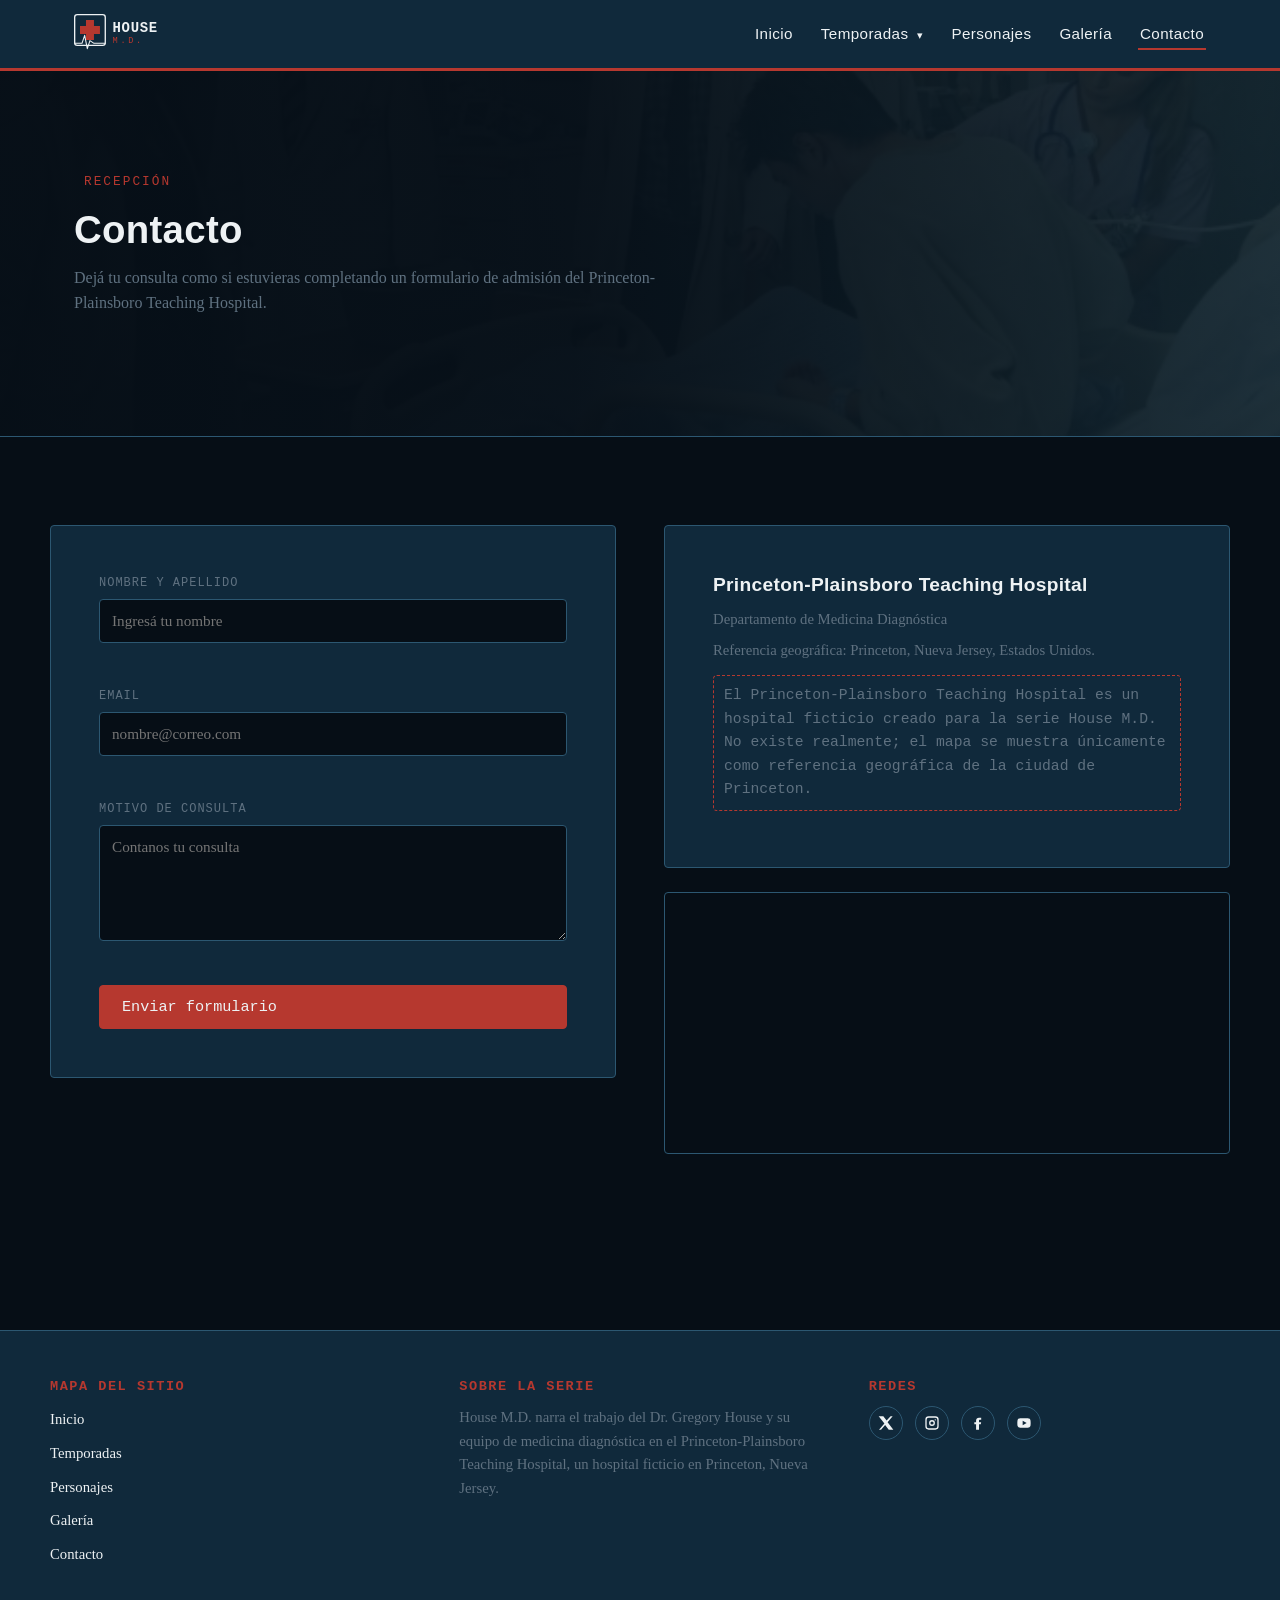
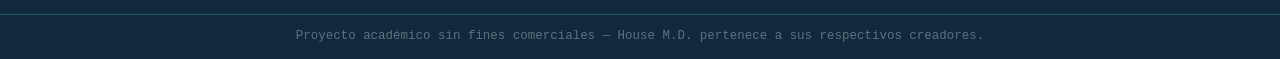
<file: contacto.html>
<!DOCTYPE html>
<html lang="es">
<head>
    <meta charset="UTF-8">
    <meta name="viewport" content="width=device-width, initial-scale=1.0">
    <title>House M.D. | Contacto</title>
    <link rel="stylesheet" href="css/estilos.css">
</head>
<body>

    <!-- ==================================================
         HEADER
    ================================================== -->
    <header class="encabezado">
        <div class="encabezado__barra">
            <a href="index.html" class="encabezado__logo">
                <img src="img/logo.svg" alt="Logo House M.D.">
            </a>

            <button class="encabezado__hamburguesa" aria-label="Abrir menú">
                <span></span>
                <span></span>
                <span></span>
            </button>

            <nav class="encabezado__nav">
                <ul class="encabezado__lista">
                    <li><a href="index.html">Inicio</a></li>
                    <li class="menu-desplegable">
                        <a href="temporadas.html" aria-haspopup="true" aria-expanded="false">Temporadas <span class="flecha-menu">▾</span></a>
                        <ul class="submenu" aria-label="Temporadas">
                            <li><a href="temporadas.html?temporada=1">Temporada 1</a></li>
                            <li><a href="temporadas.html?temporada=2">Temporada 2</a></li>
                            <li><a href="temporadas.html?temporada=3">Temporada 3</a></li>
                            <li><a href="temporadas.html?temporada=4">Temporada 4</a></li>
                            <li><a href="temporadas.html?temporada=5">Temporada 5</a></li>
                            <li><a href="temporadas.html?temporada=6">Temporada 6</a></li>
                            <li><a href="temporadas.html?temporada=7">Temporada 7</a></li>
                            <li><a href="temporadas.html?temporada=8">Temporada 8</a></li>
                        </ul>
                    </li>
                    <li><a href="personajes.html">Personajes</a></li>
                    <li><a href="galeria.html">Galería</a></li>
                    <li><a href="contacto.html" class="activo">Contacto</a></li>
                </ul>
            </nav>
        </div>
    </header>


    <!-- ==================================================
         CABECERA DE PÁGINA
    ================================================== -->
    <section class="pagina-cabecera pagina-cabecera--contacto">
        <div class="contenedor">
            <span class="etiqueta-mono">RECEPCIÓN</span>
            <h1 class="titulo-seccion" style="margin-top: 12px;">Contacto</h1>
            <p class="intro-seccion">
                Dejá tu consulta como si estuvieras completando un formulario
                de admisión del Princeton-Plainsboro Teaching Hospital.
            </p>
        </div>
    </section>


    <!-- ==================================================
         FORMULARIO Y DATOS DEL HOSPITAL
    ================================================== -->
    <section class="seccion contenedor">
        <div class="contacto__grilla">

            <div class="contacto__formulario">
                <form class="formulario" novalidate>
                    <div class="formulario__grupo">
                        <label for="nombre">NOMBRE Y APELLIDO</label>
                        <input type="text" id="nombre" name="nombre" placeholder="Ingresá tu nombre">
                        <span class="formulario__error"></span>
                    </div>

                    <div class="formulario__grupo">
                        <label for="email">EMAIL</label>
                        <input type="email" id="email" name="email" placeholder="nombre@correo.com">
                        <span class="formulario__error"></span>
                    </div>

                    <div class="formulario__grupo">
                        <label for="mensaje">MOTIVO DE CONSULTA</label>
                        <textarea id="mensaje" name="mensaje" rows="5" placeholder="Contanos tu consulta"></textarea>
                        <span class="formulario__error"></span>
                    </div>

                    <button type="submit" class="boton boton-relleno">Enviar formulario</button>

                    <p class="formulario__mensaje-envio"></p>
                </form>
            </div>

            <div class="contacto__info">
                <div class="ficha-hospital">
                    <h3>Princeton-Plainsboro Teaching Hospital</h3>
                    <p>Departamento de Medicina Diagnóstica</p>
                    <p>Referencia geográfica: Princeton, Nueva Jersey, Estados Unidos.</p>
                    <p class="ficha-hospital__aviso">
                        El Princeton-Plainsboro Teaching Hospital es un
                        hospital ficticio creado para la serie House M.D.
                        No existe realmente; el mapa se muestra únicamente
                        como referencia geográfica de la ciudad de Princeton.
                    </p>
                </div>

                <div class="mapa-contenedor">
                    <iframe
                        src="https://www.google.com/maps?q=Princeton,+New+Jersey&output=embed"
                        loading="lazy"
                        referrerpolicy="no-referrer-when-downgrade"
                        title="Mapa de referencia de Princeton, Nueva Jersey">
                    </iframe>
                </div>
            </div>

        </div>
    </section>


    <!-- ==================================================
         FOOTER
    ================================================== -->
    <footer class="pie">
        <div class="contenedor pie__contenido">
            <div class="pie__columna">
                <h4 class="pie__titulo">MAPA DEL SITIO</h4>
                <ul class="pie__lista">
                    <li><a href="index.html">Inicio</a></li>
                    <li><a href="temporadas.html">Temporadas</a></li>
                    <li><a href="personajes.html">Personajes</a></li>
                    <li><a href="galeria.html">Galería</a></li>
                    <li><a href="contacto.html">Contacto</a></li>
                </ul>
            </div>

            <div class="pie__columna">
                <h4 class="pie__titulo">SOBRE LA SERIE</h4>
                <p>
                    House M.D. narra el trabajo del Dr. Gregory House y su
                    equipo de medicina diagnóstica en el Princeton-Plainsboro
                    Teaching Hospital, un hospital ficticio en Princeton,
                    Nueva Jersey.
                </p>
            </div>

            <div class="pie__columna">
                <h4 class="pie__titulo">REDES</h4>
                <div class="pie__redes">
                    <a href="https://x.com" target="_blank" rel="noopener noreferrer" aria-label="X"><svg viewBox="0 0 24 24"><path d="M18.9 2H22l-7.6 8.7L23 22h-6.9l-5.4-6.9L4.6 22H1.5l8.1-9.3L1 2h7l4.9 6.3L18.9 2Z"/></svg></a>
                    <a href="https://www.instagram.com" target="_blank" rel="noopener noreferrer" aria-label="Instagram"><svg viewBox="0 0 24 24"><path d="M7 2h10a5 5 0 0 1 5 5v10a5 5 0 0 1-5 5H7a5 5 0 0 1-5-5V7a5 5 0 0 1 5-5Zm0 2a3 3 0 0 0-3 3v10a3 3 0 0 0 3 3h10a3 3 0 0 0 3-3V7a3 3 0 0 0-3-3H7Zm5 3.6a4.4 4.4 0 1 1 0 8.8 4.4 4.4 0 0 1 0-8.8Zm0 2a2.4 2.4 0 1 0 0 4.8 2.4 2.4 0 0 0 0-4.8Zm4.9-3.4a1 1 0 1 1 0 2 1 1 0 0 1 0-2Z"/></svg></a>
                    <a href="https://www.facebook.com" target="_blank" rel="noopener noreferrer" aria-label="Facebook"><svg viewBox="0 0 24 24"><path d="M13.5 22v-8h2.7l.5-3.2h-3.2V8.7c0-.9.3-1.5 1.7-1.5h1.6V4.2C15.8 4 14.7 4 13.5 4c-2.6 0-4.4 1.6-4.4 4.4v2.4H6.5V14h2.6v8h4.4Z"/></svg></a>
                    <a href="https://www.youtube.com/results?search_query=House+M.D." target="_blank" rel="noopener noreferrer" aria-label="YouTube"><svg viewBox="0 0 24 24"><path d="M22 12s0-3.1-.4-4.6a2.9 2.9 0 0 0-2-2C17.9 5 12 5 12 5s-5.9 0-7.6.4a2.9 2.9 0 0 0-2 2C2 8.9 2 12 2 12s0 3.1.4 4.6a2.9 2.9 0 0 0 2 2C6.1 19 12 19 12 19s5.9 0 7.6-.4a2.9 2.9 0 0 0 2-2C22 15.1 22 12 22 12ZM10 15.5v-7l6 3.5-6 3.5Z"/></svg></a>
                </div>
            </div>
        </div>

        <div class="pie__inferior">
            Proyecto académico sin fines comerciales — House M.D. pertenece a sus respectivos creadores.
        </div>
    </footer>

    <script src="js/base.js"></script>
</body>
</html>
</file>
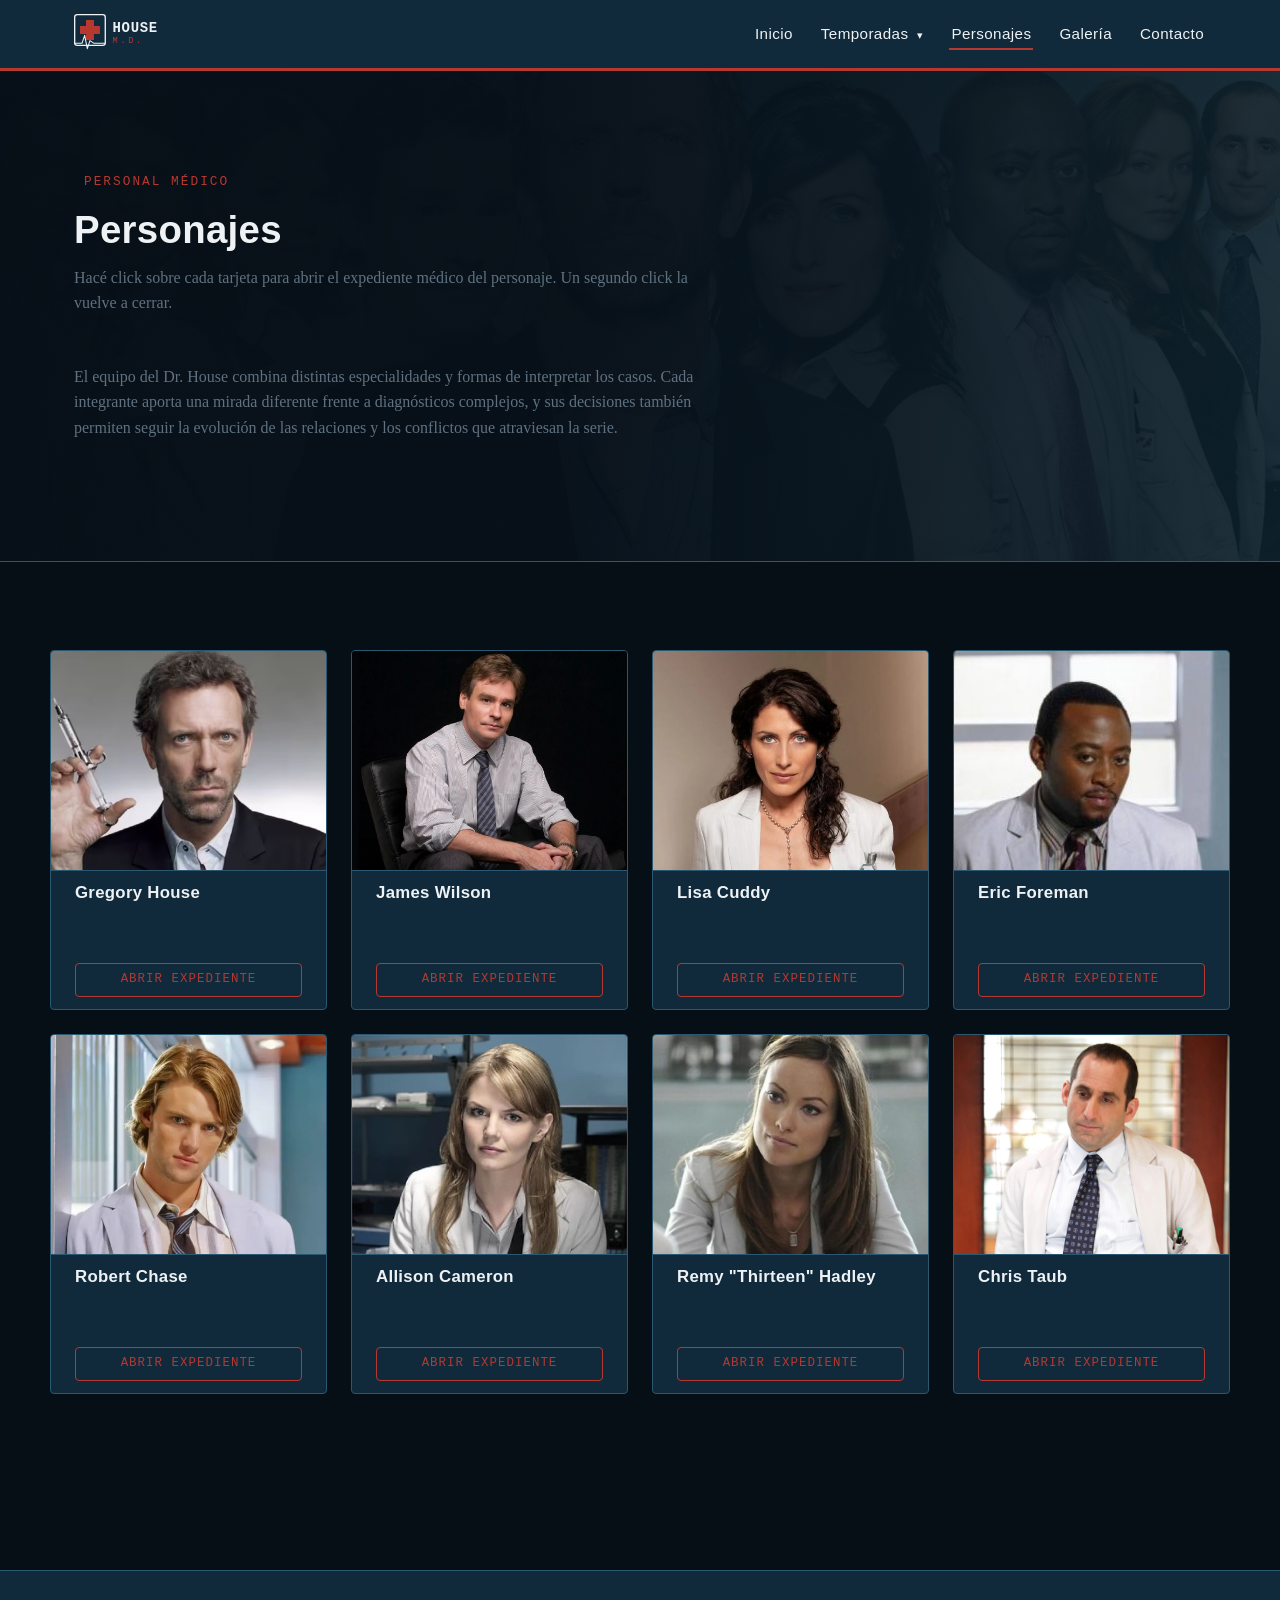
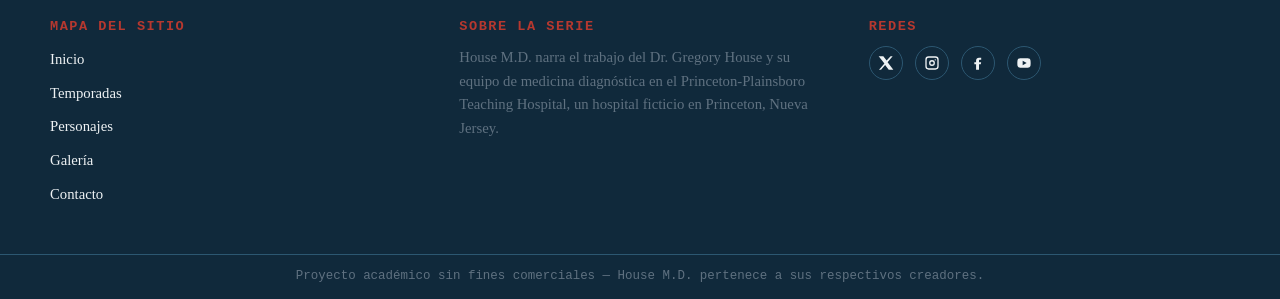
<file: personajes.html>
<!DOCTYPE html>
<html lang="es">
<head>
    <meta charset="UTF-8">
    <meta name="viewport" content="width=device-width, initial-scale=1.0">
    <title>House M.D. | Personajes</title>
    <link rel="stylesheet" href="css/estilos.css">
</head>
<body>

    <!-- ==================================================
         HEADER
    ================================================== -->
    <header class="encabezado">
        <div class="encabezado__barra">
            <a href="index.html" class="encabezado__logo">
                <img src="img/logo.svg" alt="Logo House M.D.">
            </a>

            <button class="encabezado__hamburguesa" aria-label="Abrir menú">
                <span></span>
                <span></span>
                <span></span>
            </button>

            <nav class="encabezado__nav">
                <ul class="encabezado__lista">
                    <li><a href="index.html">Inicio</a></li>
                    <li class="menu-desplegable">
                        <a href="temporadas.html" aria-haspopup="true" aria-expanded="false">Temporadas <span class="flecha-menu">▾</span></a>
                        <ul class="submenu" aria-label="Temporadas">
                            <li><a href="temporadas.html?temporada=1">Temporada 1</a></li>
                            <li><a href="temporadas.html?temporada=2">Temporada 2</a></li>
                            <li><a href="temporadas.html?temporada=3">Temporada 3</a></li>
                            <li><a href="temporadas.html?temporada=4">Temporada 4</a></li>
                            <li><a href="temporadas.html?temporada=5">Temporada 5</a></li>
                            <li><a href="temporadas.html?temporada=6">Temporada 6</a></li>
                            <li><a href="temporadas.html?temporada=7">Temporada 7</a></li>
                            <li><a href="temporadas.html?temporada=8">Temporada 8</a></li>
                        </ul>
                    </li>
                    <li><a href="personajes.html" class="activo">Personajes</a></li>
                    <li><a href="galeria.html">Galería</a></li>
                    <li><a href="contacto.html">Contacto</a></li>
                </ul>
            </nav>
        </div>
    </header>


    <!-- ==================================================
         CABECERA DE PÁGINA
    ================================================== -->
    <section class="pagina-cabecera pagina-cabecera--personajes">
        <div class="contenedor">
            <span class="etiqueta-mono">PERSONAL MÉDICO</span>
            <h1 class="titulo-seccion" style="margin-top: 12px;">Personajes</h1>
            <p class="intro-seccion">
                Hacé click sobre cada tarjeta para abrir el expediente médico
                del personaje. Un segundo click la vuelve a cerrar.
            </p>
            <p class="intro-seccion intro-seccion--secundaria">
                El equipo del Dr. House combina distintas especialidades y formas de interpretar los casos.
                Cada integrante aporta una mirada diferente frente a diagnósticos complejos, y sus decisiones
                también permiten seguir la evolución de las relaciones y los conflictos que atraviesan la serie.
            </p>
        </div>
    </section>


    <!-- ==================================================
         GRILLA DE PERSONAJES
    ================================================== -->
    <section class="seccion contenedor">
        <div class="grilla-personajes">

            <!-- Gregory House -->
            <div class="tarjeta-flip">
                <div class="tarjeta-flip__interior">
                    <div class="tarjeta-flip__cara tarjeta-flip__frente">
                        <div class="img-personajes">
                            <img src="img/personajes/Doctor-House.jpg" alt="Gregory House">
                        </div>
                        
                        <div class="tarjeta-flip__frente-info">
                            <h3>Gregory House</h3>
                            <span class="tarjeta-flip__cta">ABRIR EXPEDIENTE</span>
                        </div>
                    </div>
                    <div class="tarjeta-flip__cara tarjeta-flip__reverso">
                        <span class="tarjeta-flip__reverso-encabezado">EXPEDIENTE MÉDICO</span>
                        <p class="tarjeta-flip__campo"><span>NOMBRE</span>Gregory House</p>
                        <p class="tarjeta-flip__campo"><span>ESPECIALIDAD</span>Medicina diagnóstica</p>
                        <p class="tarjeta-flip__nota">
                            Jefe del departamento de diagnóstico. Método poco
                            convencional, brillante bajo presión y con serias
                            dificultades para seguir protocolos.
                        </p>
                    </div>
                </div>
            </div>

            <!-- James Wilson -->
            <div class="tarjeta-flip">
                <div class="tarjeta-flip__interior">
                    <div class="tarjeta-flip__cara tarjeta-flip__frente">
                        <img src="img/personajes/wilson.jpg" alt="James Wilson">
                        <div class="tarjeta-flip__frente-info">
                            <h3>James Wilson</h3>
                            <span class="tarjeta-flip__cta">ABRIR EXPEDIENTE</span>
                        </div>
                    </div>
                    <div class="tarjeta-flip__cara tarjeta-flip__reverso">
                        <span class="tarjeta-flip__reverso-encabezado">EXPEDIENTE MÉDICO</span>
                        <p class="tarjeta-flip__campo"><span>NOMBRE</span>James Wilson</p>
                        <p class="tarjeta-flip__campo"><span>ESPECIALIDAD</span>Oncología</p>
                        <p class="tarjeta-flip__nota">
                            Amigo más cercano de House y voz de la razón
                            dentro del hospital. Su ética profesional suele
                            chocar con los métodos de House.
                        </p>
                    </div>
                </div>
            </div>

            <!-- Lisa Cuddy -->
            <div class="tarjeta-flip">
                <div class="tarjeta-flip__interior">
                    <div class="tarjeta-flip__cara tarjeta-flip__frente">
                                <img src="img/personajes/coddy.jpg" alt="Lisa Cuddy">
                            
                            <div class="tarjeta-flip__frente-info">
                                <h3>Lisa Cuddy</h3>
                                <span class="tarjeta-flip__cta">ABRIR EXPEDIENTE</span>
                            </div>
                        </div>
                            <div class="tarjeta-flip__cara tarjeta-flip__reverso">
                                <span class="tarjeta-flip__reverso-encabezado">EXPEDIENTE MÉDICO</span>
                                <p class="tarjeta-flip__campo"><span>NOMBRE</span>Lisa Cuddy</p>
                                <p class="tarjeta-flip__campo"><span>ESPECIALIDAD</span>Endocrinología / Dirección médica</p>
                                <p class="tarjeta-flip__nota">
                                    Decana de medicina del Princeton-Plainsboro.
                                    Administra el hospital y, al mismo tiempo,
                                    contiene los excesos de House.
                                </p>
                            </div>
                        </div>
                    </div>

            <!-- Eric Foreman -->
            <div class="tarjeta-flip">
                <div class="tarjeta-flip__interior">
                    <div class="tarjeta-flip__cara tarjeta-flip__frente">
                        <img src="img/personajes/foreman.jpg" alt="Eric Foreman">
                        <div class="tarjeta-flip__frente-info">
                            <h3>Eric Foreman</h3>
                            <span class="tarjeta-flip__cta">ABRIR EXPEDIENTE</span>
                        </div>
                    </div>
                    <div class="tarjeta-flip__cara tarjeta-flip__reverso">
                        <span class="tarjeta-flip__reverso-encabezado">EXPEDIENTE MÉDICO</span>
                        <p class="tarjeta-flip__campo"><span>NOMBRE</span>Eric Foreman</p>
                        <p class="tarjeta-flip__campo"><span>ESPECIALIDAD</span>Neurología</p>
                        <p class="tarjeta-flip__nota">
                            Integrante del equipo original de diagnóstico.
                            Metódico y cauteloso, con una relación compleja
                            con la autoridad de House.
                        </p>
                    </div>
                </div>
            </div>

            <!-- Robert Chase -->
            <div class="tarjeta-flip">
                <div class="tarjeta-flip__interior">
                    <div class="tarjeta-flip__cara tarjeta-flip__frente">
                        <img src="img/personajes/Robert-Chase.House-MD.jpg" alt="Robert Chase">
                        <div class="tarjeta-flip__frente-info">
                            <h3>Robert Chase</h3>
                            <span class="tarjeta-flip__cta">ABRIR EXPEDIENTE</span>
                        </div>
                    </div>
                    <div class="tarjeta-flip__cara tarjeta-flip__reverso">
                        <span class="tarjeta-flip__reverso-encabezado">EXPEDIENTE MÉDICO</span>
                        <p class="tarjeta-flip__campo"><span>NOMBRE</span>Robert Chase</p>
                        <p class="tarjeta-flip__campo"><span>ESPECIALIDAD</span>Cirugía</p>
                        <p class="tarjeta-flip__nota">
                            Integrante del equipo original. Proviene de una
                            familia con tradición médica y busca constantemente
                            la aprobación de House.
                        </p>
                    </div>
                </div>
            </div>

            <!-- Allison Cameron -->
            <div class="tarjeta-flip">
                <div class="tarjeta-flip__interior">
                    <div class="tarjeta-flip__cara tarjeta-flip__frente">
                        <img src="img/personajes/Allison_Cameron.jpg" alt="Allison Cameron">
                        <div class="tarjeta-flip__frente-info">
                            <h3>Allison Cameron</h3>
                            <span class="tarjeta-flip__cta">ABRIR EXPEDIENTE</span>
                        </div>
                    </div>
                    <div class="tarjeta-flip__cara tarjeta-flip__reverso">
                        <span class="tarjeta-flip__reverso-encabezado">EXPEDIENTE MÉDICO</span>
                        <p class="tarjeta-flip__campo"><span>NOMBRE</span>Allison Cameron</p>
                        <p class="tarjeta-flip__campo"><span>ESPECIALIDAD</span>Inmunología</p>
                        <p class="tarjeta-flip__nota">
                            Integrante del equipo original de diagnóstico.
                            Empática y con fuertes convicciones éticas sobre
                            el trato a los pacientes.
                        </p>
                    </div>
                </div>
            </div>

            <!-- Remy "Thirteen" Hadley -->
            <div class="tarjeta-flip">
                <div class="tarjeta-flip__interior">
                    <div class="tarjeta-flip__cara tarjeta-flip__frente">
                        <img src="img/personajes/trece.jpg" alt="Remy Hadley">
                        <div class="tarjeta-flip__frente-info">
                            <h3>Remy "Thirteen" Hadley</h3>
                            <span class="tarjeta-flip__cta">ABRIR EXPEDIENTE</span>
                        </div>
                    </div>
                    <div class="tarjeta-flip__cara tarjeta-flip__reverso">
                        <span class="tarjeta-flip__reverso-encabezado">EXPEDIENTE MÉDICO</span>
                        <p class="tarjeta-flip__campo"><span>NOMBRE</span>Remy "Thirteen" Hadley</p>
                        <p class="tarjeta-flip__campo"><span>ESPECIALIDAD</span>Medicina interna</p>
                        <p class="tarjeta-flip__nota">
                            Se incorpora al equipo en temporadas posteriores.
                            Reservada respecto a su vida personal y con una
                            fuerte carga médica familiar.
                        </p>
                    </div>
                </div>
            </div>

            <!-- Chris Taub -->
            <div class="tarjeta-flip">
                <div class="tarjeta-flip__interior">
                    <div class="tarjeta-flip__cara tarjeta-flip__frente">
                        <img src="img/personajes/chris-taub.jpg" alt="Chris Taub">
                        <div class="tarjeta-flip__frente-info">
                            <h3>Chris Taub</h3>
                            <span class="tarjeta-flip__cta">ABRIR EXPEDIENTE</span>
                        </div>
                    </div>
                    <div class="tarjeta-flip__cara tarjeta-flip__reverso">
                        <span class="tarjeta-flip__reverso-encabezado">EXPEDIENTE MÉDICO</span>
                        <p class="tarjeta-flip__campo"><span>NOMBRE</span>Chris Taub</p>
                        <p class="tarjeta-flip__campo"><span>ESPECIALIDAD</span>Cirugía plástica</p>
                        <p class="tarjeta-flip__nota">
                            Se incorpora al equipo en temporadas posteriores.
                            Pragmático y con una vida personal que suele
                            complicarse a lo largo de la serie.
                        </p>
                    </div>
                </div>
            </div>

        </div>
    </section>


    <!-- ==================================================
         FOOTER
    ================================================== -->
    <footer class="pie">
        <div class="contenedor pie__contenido">
            <div class="pie__columna">
                <h4 class="pie__titulo">MAPA DEL SITIO</h4>
                <ul class="pie__lista">
                    <li><a href="index.html">Inicio</a></li>
                    <li><a href="temporadas.html">Temporadas</a></li>
                    <li><a href="personajes.html">Personajes</a></li>
                    <li><a href="galeria.html">Galería</a></li>
                    <li><a href="contacto.html">Contacto</a></li>
                </ul>
            </div>

            <div class="pie__columna">
                <h4 class="pie__titulo">SOBRE LA SERIE</h4>
                <p>
                    House M.D. narra el trabajo del Dr. Gregory House y su
                    equipo de medicina diagnóstica en el Princeton-Plainsboro
                    Teaching Hospital, un hospital ficticio en Princeton,
                    Nueva Jersey.
                </p>
            </div>

            <div class="pie__columna">
                <h4 class="pie__titulo">REDES</h4>
                <div class="pie__redes">
                    <a href="https://x.com" target="_blank" rel="noopener noreferrer" aria-label="X"><svg viewBox="0 0 24 24"><path d="M18.9 2H22l-7.6 8.7L23 22h-6.9l-5.4-6.9L4.6 22H1.5l8.1-9.3L1 2h7l4.9 6.3L18.9 2Z"/></svg></a>
                    <a href="https://www.instagram.com" target="_blank" rel="noopener noreferrer" aria-label="Instagram"><svg viewBox="0 0 24 24"><path d="M7 2h10a5 5 0 0 1 5 5v10a5 5 0 0 1-5 5H7a5 5 0 0 1-5-5V7a5 5 0 0 1 5-5Zm0 2a3 3 0 0 0-3 3v10a3 3 0 0 0 3 3h10a3 3 0 0 0 3-3V7a3 3 0 0 0-3-3H7Zm5 3.6a4.4 4.4 0 1 1 0 8.8 4.4 4.4 0 0 1 0-8.8Zm0 2a2.4 2.4 0 1 0 0 4.8 2.4 2.4 0 0 0 0-4.8Zm4.9-3.4a1 1 0 1 1 0 2 1 1 0 0 1 0-2Z"/></svg></a>
                    <a href="https://www.facebook.com" target="_blank" rel="noopener noreferrer" aria-label="Facebook"><svg viewBox="0 0 24 24"><path d="M13.5 22v-8h2.7l.5-3.2h-3.2V8.7c0-.9.3-1.5 1.7-1.5h1.6V4.2C15.8 4 14.7 4 13.5 4c-2.6 0-4.4 1.6-4.4 4.4v2.4H6.5V14h2.6v8h4.4Z"/></svg></a>
                    <a href="https://www.youtube.com/results?search_query=House+M.D." target="_blank" rel="noopener noreferrer" aria-label="YouTube"><svg viewBox="0 0 24 24"><path d="M22 12s0-3.1-.4-4.6a2.9 2.9 0 0 0-2-2C17.9 5 12 5 12 5s-5.9 0-7.6.4a2.9 2.9 0 0 0-2 2C2 8.9 2 12 2 12s0 3.1.4 4.6a2.9 2.9 0 0 0 2 2C6.1 19 12 19 12 19s5.9 0 7.6-.4a2.9 2.9 0 0 0 2-2C22 15.1 22 12 22 12ZM10 15.5v-7l6 3.5-6 3.5Z"/></svg></a>
                </div>
            </div>
        </div>

        <div class="pie__inferior">
            Proyecto académico sin fines comerciales — House M.D. pertenece a sus respectivos creadores.
        </div>
    </footer>

    <script src="js/base.js"></script>
</body>
</html>
</file>
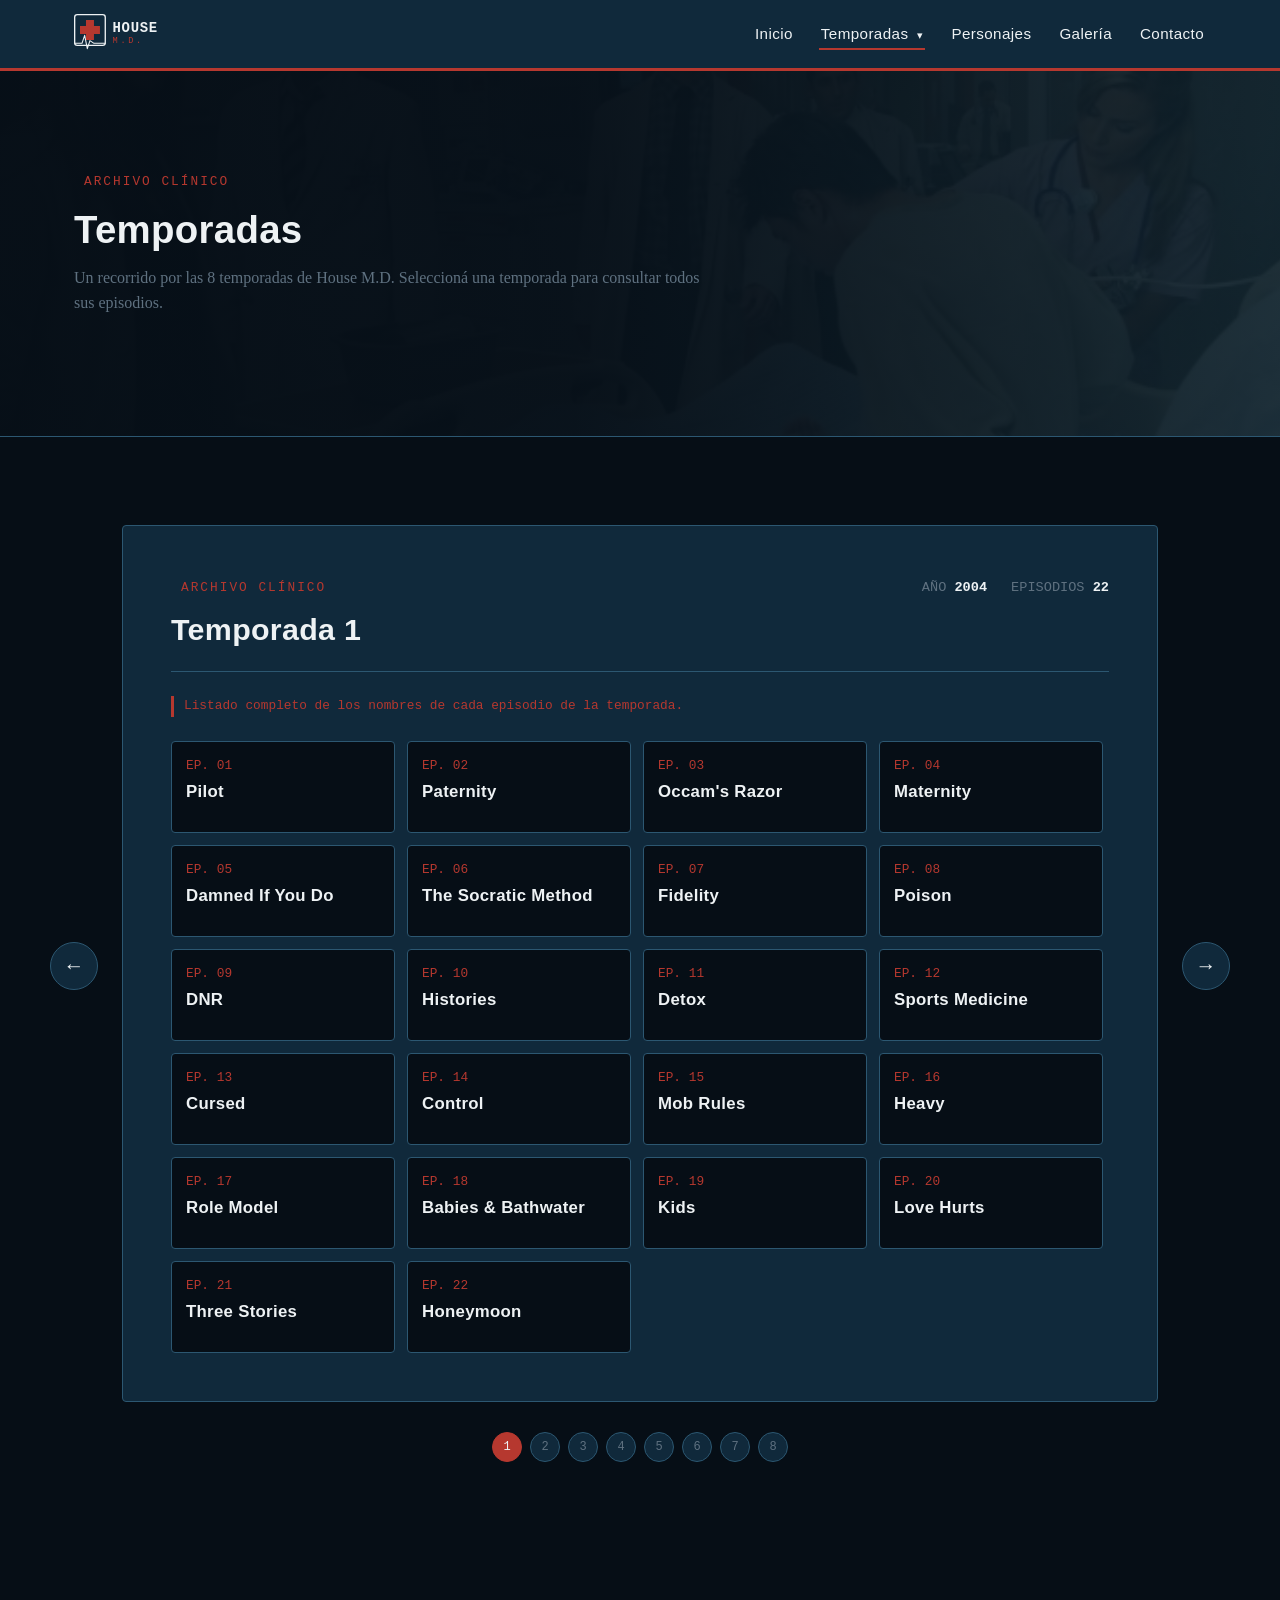
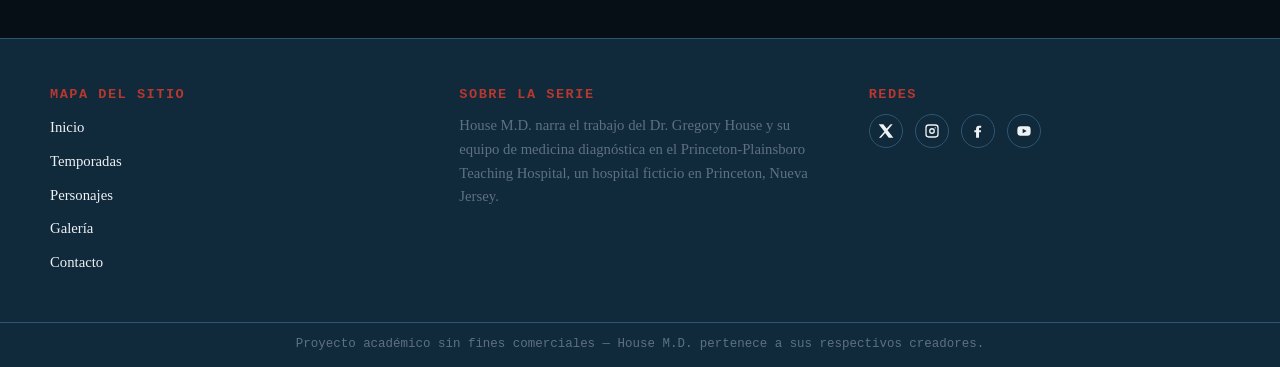
<file: temporadas.html>
<!DOCTYPE html>
<html lang="es">
<head>
    <meta charset="UTF-8">
    <meta name="viewport" content="width=device-width, initial-scale=1.0">
    <title>House M.D. | Temporadas</title>
    <link rel="stylesheet" href="css/estilos.css">
</head>
<body>

    <!-- ==================================================
         HEADER
    ================================================== -->
    <header class="encabezado">
        <div class="encabezado__barra">
            <a href="index.html" class="encabezado__logo">
                <img src="img/logo.svg" alt="Logo House M.D.">
            </a>

            <button class="encabezado__hamburguesa" aria-label="Abrir menú">
                <span></span>
                <span></span>
                <span></span>
            </button>

            <nav class="encabezado__nav">
                <ul class="encabezado__lista">
                    <li><a href="index.html">Inicio</a></li>
                    <li class="menu-desplegable">
                        <a href="temporadas.html" class="activo" aria-haspopup="true" aria-expanded="false">Temporadas <span class="flecha-menu">▾</span></a>
                        <ul class="submenu" aria-label="Temporadas">
                            <li><a href="temporadas.html?temporada=1">Temporada 1</a></li>
                            <li><a href="temporadas.html?temporada=2">Temporada 2</a></li>
                            <li><a href="temporadas.html?temporada=3">Temporada 3</a></li>
                            <li><a href="temporadas.html?temporada=4">Temporada 4</a></li>
                            <li><a href="temporadas.html?temporada=5">Temporada 5</a></li>
                            <li><a href="temporadas.html?temporada=6">Temporada 6</a></li>
                            <li><a href="temporadas.html?temporada=7">Temporada 7</a></li>
                            <li><a href="temporadas.html?temporada=8">Temporada 8</a></li>
                        </ul>
                    </li>
                    <li><a href="personajes.html">Personajes</a></li>
                    <li><a href="galeria.html">Galería</a></li>
                    <li><a href="contacto.html">Contacto</a></li>
                </ul>
            </nav>
        </div>
    </header>


    <!-- ==================================================
         CABECERA DE PÁGINA
    ================================================== -->
    <section class="pagina-cabecera pagina-cabecera--temporadas">
        <div class="contenedor">
            <span class="etiqueta-mono">ARCHIVO CLÍNICO</span>
            <h1 class="titulo-seccion" style="margin-top: 12px;">Temporadas</h1>
            <p class="intro-seccion">
                Un recorrido por las 8 temporadas de House M.D. Seleccioná una temporada
                para consultar todos sus episodios.
            </p>
        </div>
    </section>


    <!-- ==================================================
         CARRUSEL DE TEMPORADAS
    ================================================== -->
    <section class="seccion contenedor">
        <div class="carrusel">
            <button class="carrusel__flecha carrusel__flecha--anterior" aria-label="Temporada anterior">←</button>

            <div class="carrusel__viewport">
                <!-- El contenido de la temporada se genera dinámicamente con JavaScript -->
            </div>

            <button class="carrusel__flecha carrusel__flecha--siguiente" aria-label="Temporada siguiente">→</button>
        </div>

        <div class="carrusel__indicadores">
            <!-- Los puntos indicadores se generan dinámicamente con JavaScript -->
        </div>
    </section>


    <!-- ==================================================
         FOOTER
    ================================================== -->
    <footer class="pie">
        <div class="contenedor pie__contenido">
            <div class="pie__columna">
                <h4 class="pie__titulo">MAPA DEL SITIO</h4>
                <ul class="pie__lista">
                    <li><a href="index.html">Inicio</a></li>
                    <li><a href="temporadas.html">Temporadas</a></li>
                    <li><a href="personajes.html">Personajes</a></li>
                    <li><a href="galeria.html">Galería</a></li>
                    <li><a href="contacto.html">Contacto</a></li>
                </ul>
            </div>

            <div class="pie__columna">
                <h4 class="pie__titulo">SOBRE LA SERIE</h4>
                <p>
                    House M.D. narra el trabajo del Dr. Gregory House y su
                    equipo de medicina diagnóstica en el Princeton-Plainsboro
                    Teaching Hospital, un hospital ficticio en Princeton,
                    Nueva Jersey.
                </p>
            </div>

            <div class="pie__columna">
                <h4 class="pie__titulo">REDES</h4>
                <div class="pie__redes">
                    <a href="https://x.com" target="_blank" rel="noopener noreferrer" aria-label="X"><svg viewBox="0 0 24 24"><path d="M18.9 2H22l-7.6 8.7L23 22h-6.9l-5.4-6.9L4.6 22H1.5l8.1-9.3L1 2h7l4.9 6.3L18.9 2Z"/></svg></a>
                    <a href="https://www.instagram.com" target="_blank" rel="noopener noreferrer" aria-label="Instagram"><svg viewBox="0 0 24 24"><path d="M7 2h10a5 5 0 0 1 5 5v10a5 5 0 0 1-5 5H7a5 5 0 0 1-5-5V7a5 5 0 0 1 5-5Zm0 2a3 3 0 0 0-3 3v10a3 3 0 0 0 3 3h10a3 3 0 0 0 3-3V7a3 3 0 0 0-3-3H7Zm5 3.6a4.4 4.4 0 1 1 0 8.8 4.4 4.4 0 0 1 0-8.8Zm0 2a2.4 2.4 0 1 0 0 4.8 2.4 2.4 0 0 0 0-4.8Zm4.9-3.4a1 1 0 1 1 0 2 1 1 0 0 1 0-2Z"/></svg></a>
                    <a href="https://www.facebook.com" target="_blank" rel="noopener noreferrer" aria-label="Facebook"><svg viewBox="0 0 24 24"><path d="M13.5 22v-8h2.7l.5-3.2h-3.2V8.7c0-.9.3-1.5 1.7-1.5h1.6V4.2C15.8 4 14.7 4 13.5 4c-2.6 0-4.4 1.6-4.4 4.4v2.4H6.5V14h2.6v8h4.4Z"/></svg></a>
                    <a href="https://www.youtube.com/results?search_query=House+M.D." target="_blank" rel="noopener noreferrer" aria-label="YouTube"><svg viewBox="0 0 24 24"><path d="M22 12s0-3.1-.4-4.6a2.9 2.9 0 0 0-2-2C17.9 5 12 5 12 5s-5.9 0-7.6.4a2.9 2.9 0 0 0-2 2C2 8.9 2 12 2 12s0 3.1.4 4.6a2.9 2.9 0 0 0 2 2C6.1 19 12 19 12 19s5.9 0 7.6-.4a2.9 2.9 0 0 0 2-2C22 15.1 22 12 22 12ZM10 15.5v-7l6 3.5-6 3.5Z"/></svg></a>
                </div>
            </div>
        </div>

        <div class="pie__inferior">
            Proyecto académico sin fines comerciales — House M.D. pertenece a sus respectivos creadores.
        </div>
    </footer>

    <script src="js/base.js"></script>
</body>
</html>
</file>
<file: css/estilos.css>
/* ==================================================
   HOUSE M.D. - HOJA DE ESTILOS PRINCIPAL
   Estructura del archivo:
   1. Variables y reset
   2. Utilidades generales
   3. Header / Menú
   4. Footer
   5. Home (Hero, estadísticas, tarjetas, diagnóstico)
   6. Temporadas (carrusel)
   7. Personajes (tarjetas flip)
   8. Galería (timeline de case files)
   9. Contacto (formulario + mapa)
   10. Media Queries (Responsive)
================================================== */


/* ==================================================
   1. VARIABLES Y RESET
================================================== */

:root {
    /* Paleta de colores */
    --navy-950: #060e16;
    --petrol-800: #10293b;
    --petrol-700: #1c4560;
    --line-700: #2c5771;
    --grey-500: #5f7180;
    --paper-100: #eef2f4;
    --alert-600: #b6382f;
    --alert-700: #8f2b24;

    /* Tipografías */
    --font-display: 'Bahnschrift', 'Arial Narrow', 'Helvetica Neue', Arial, sans-serif;
    --font-body: Georgia, 'Times New Roman', serif;
    --font-mono: Consolas, 'Courier New', monospace;

    /* Espaciados */
    --espacio-s: 12px;
    --espacio-m: 24px;
    --espacio-l: 48px;
    --espacio-xl: 88px;

    /* Otros */
    --radio-borde: 4px;
    --ancho-maximo: 1180px;
    --sombra-panel: 0 18px 40px rgba(0, 0, 0, 0.45);
}

* {
    margin: 0;
    padding: 0;
    box-sizing: border-box;
}

html {
    scroll-behavior: smooth;
}

body {
    background-color: var(--navy-950);
    color: var(--paper-100);
    font-family: var(--font-body);
    font-size: 16px;
    line-height: 1.6;
    overflow-x: hidden;
}

img {
    max-width: 100%;
    display: block;
}

.Fondo-Index{
    max-width: 100%
}

a {
    color: inherit;
    text-decoration: none;
}

ul {
    list-style: none;
}

button {
    font-family: var(--font-display);
    cursor: pointer;
    border: none;
    background: none;
}

h1, h2, h3, h4 {
    font-family: var(--font-display);
    font-weight: 700;
    line-height: 1.15;
    letter-spacing: 0.3px;
}

:focus-visible {
    outline: 2px solid var(--alert-600);
    outline-offset: 3px;
}


/* ==================================================
   2. UTILIDADES GENERALES
================================================== */

.contenedor {
    width: 100%;
    max-width: var(--ancho-maximo);
    margin: 0 auto;
    padding: 0 var(--espacio-m);
}

.seccion {
    padding: var(--espacio-xl) 0;
}

.titulo-seccion {
    font-size: clamp(1.7rem, 3vw, 2.4rem);
    color: var(--paper-100);
    margin-bottom: var(--espacio-s);
}

.intro-seccion {
    max-width: 640px;
    color: var(--grey-500);
    margin-bottom: var(--espacio-l);
}

.etiqueta-mono {
    font-family: var(--font-mono);
    font-size: 0.8rem;
    letter-spacing: 2px;
    color: var(--alert-600);
   
    padding: 4px 10px;
    border-radius: var(--radio-borde);
    display: inline-block;
}

.boton {
    font-family: var(--font-mono);
    display: inline-flex;
    align-items: center;
    gap: 8px;
    padding: 12px 22px;
    border-radius: var(--radio-borde);
    border: 1px solid var(--line-700);
    color: var(--paper-100);
    background-color: var(--petrol-800);
    transition: border-color 0.2s ease, background-color 0.2s ease;
    font-size: 0.95rem;
}

.boton:hover {
    border-color: var(--alert-600);
    background-color: var(--petrol-700);
}

.boton-relleno {
    background-color: var(--alert-600);
    border-color: var(--alert-600);
}

.boton-relleno:hover {
    background-color: var(--alert-700);
    border-color: var(--alert-700);
}


/* ==================================================
   3. HEADER / MENÚ
================================================== */

.encabezado {
    position: sticky;
    top: 0;
    z-index: 100;
    background-color: var(--petrol-800);
    border-bottom: 3px solid var(--alert-600);
}

.encabezado__barra {
    display: flex;
    align-items: center;
    justify-content: space-between;
    padding: 14px var(--espacio-m);
    max-width: var(--ancho-maximo);
    margin: 0 auto;
}

.encabezado__logo img {
    height: 40px;
}

.encabezado__nav {
    display: flex;
    align-items: center;
}

.encabezado__lista {
    display: flex;
    gap: var(--espacio-m);
    font-family: var(--font-display);
    font-size: 0.95rem;
    letter-spacing: 0.4px;
}

.encabezado__lista a {
    position: relative;
    padding: 6px 2px;
    color: var(--paper-100);
}

.encabezado__lista a::after {
    content: "";
    position: absolute;
    left: 0;
    bottom: -2px;
    height: 2px;
    width: 0;
    background-color: var(--alert-600);
    transition: width 0.2s ease;
}

.encabezado__lista a:hover::after,
.encabezado__lista a.activo::after {
    width: 100%;
}

.encabezado__hamburguesa {
    display: none;
    flex-direction: column;
    justify-content: center;
    gap: 5px;
    width: 34px;
    height: 30px;
}

.encabezado__hamburguesa span {
    display: block;
    height: 2px;
    width: 100%;
    background-color: var(--paper-100);
    transition: transform 0.25s ease, opacity 0.25s ease;
}

.encabezado__hamburguesa.activo span:nth-child(1) {
    transform: translateY(7px) rotate(45deg);
}

.encabezado__hamburguesa.activo span:nth-child(2) {
    opacity: 0;
}

.encabezado__hamburguesa.activo span:nth-child(3) {
    transform: translateY(-7px) rotate(-45deg);
}


/* ==================================================
   4. FOOTER
================================================== */

.pie {
    background-color: var(--petrol-800);
    border-top: 1px solid var(--line-700);
    margin-top: var(--espacio-xl);
}

.pie__contenido {
    display: flex;
    flex-wrap: wrap;
    justify-content: space-between;
    gap: var(--espacio-l);
    padding: var(--espacio-l) 0;
}

.pie__columna {
    flex: 1 1 220px;
}

.pie__titulo {
    font-family: var(--font-mono);
    font-size: 0.85rem;
    letter-spacing: 1.5px;
    color: var(--alert-600);
    margin-bottom: var(--espacio-s);
}

.pie__columna p {
    color: var(--grey-500);
    font-size: 0.92rem;
}

.pie__lista {
    display: flex;
    flex-direction: column;
    gap: 8px;
}

.pie__lista a {
    color: var(--paper-100);
    font-size: 0.92rem;
}

.pie__lista a:hover {
    color: var(--alert-600);
}

.pie__redes {
    display: flex;
    gap: 12px;
    margin-top: var(--espacio-s);
}

.pie__redes a {
    width: 34px;
    height: 34px;
    border: 1px solid var(--line-700);
    border-radius: 50%;
    display: flex;
    align-items: center;
    justify-content: center;
    transition: border-color 0.2s ease, background-color 0.2s ease;
}

.pie__redes a:hover {
    border-color: var(--alert-600);
    background-color: var(--petrol-700);
}

.pie__redes svg {
    width: 16px;
    height: 16px;
    fill: var(--paper-100);
}

.pie__inferior {
    border-top: 1px solid var(--line-700);
    padding: var(--espacio-s) 0;
    text-align: center;
    font-family: var(--font-mono);
    font-size: 0.78rem;
    color: var(--grey-500);
}


/* ==================================================
   5. HOME
================================================== */

.hero {
    position: relative;
    min-height: 92vh;
    display: flex;
    align-items: center;
    background-image: url("../img/fondo-home.svg");
    background-size: cover;
    background-position: center;
}

strong {
    color: #ff7373;
    font-weight: 700;
}

.hero::before {
    content: "";
    position: absolute;
    inset: 0;
    background: linear-gradient(100deg, rgba(6, 14, 22, 0.94) 0%, rgba(6, 14, 22, 0.78) 45%, rgba(6, 14, 22, 0.55) 100%);
}

.hero__contenido {
    position: relative;
    z-index: 2;
    max-width: 100%/*640px*/;
    padding: var(--espacio-l) var(--espacio-m);
}

.hero__expediente {
    margin-bottom: var(--espacio-m);
}

.hero__titulo {
    font-size: clamp(2.6rem, 6vw, 4.4rem);
    margin: var(--espacio-s) 0;
}

.hero__titulo span {
    color: var(--alert-600);
}

.hero__texto {
    color: var(--paper-100);
    opacity: 0.88;
    margin-bottom: var(--espacio-m);
    max-width: 520px;
}

.hero__acciones {
    display: flex;
    gap: var(--espacio-s);
    flex-wrap: wrap;
}

.estadisticas {
    background-color: var(--petrol-800);
    border-top: 1px solid var(--line-700);
    border-bottom: 1px solid var(--line-700);
}

.estadisticas__lista {
    display: flex;
    flex-wrap: wrap;
}

.estadisticas__item {
    flex: 1 1 200px;
    text-align: center;
    padding: var(--espacio-m);
    border-right: 1px solid var(--line-700);
}

.estadisticas__item:last-child {
    border-right: none;
}

.estadisticas__numero {
    font-family: var(--font-mono);
    font-size: 2rem;
    color: var(--alert-600);
    display: block;
}

.estadisticas__etiqueta {
    font-size: 0.85rem;
    color: var(--grey-500);
    letter-spacing: 0.5px;
}

.tarjetas-navegacion {
    display: grid;
    grid-template-columns: repeat(3, 1fr);
    gap: var(--espacio-m);
}

.tarjeta-nav {
    background-color: var(--petrol-800);
    border: 1px solid var(--line-700);
    border-radius: var(--radio-borde);
    display: flex;
    flex-direction: column;
    overflow: hidden;
    transition: transform 0.2s ease, border-color 0.2s ease;
}

.tarjeta-nav:hover {
    transform: translateY(-4px);
    border-color: var(--alert-600);
}

.tarjeta-nav__ficha {
    background-color: var(--petrol-700);
    font-family: var(--font-mono);
    font-size: 0.75rem;
    letter-spacing: 1.5px;
    color: var(--alert-600);
    padding: 8px var(--espacio-m);
}

.tarjeta-nav__cuerpo {
    padding: var(--espacio-m);
    display: flex;
    flex-direction: column;
    gap: 10px;
    flex: 1;
}

.tarjeta-nav__cuerpo h3 {
    font-size: 1.3rem;
}

.tarjeta-nav__cuerpo p {
    color: var(--grey-500);
    font-size: 0.92rem;
    flex: 1;
}

.tarjeta-nav__enlace {
    font-family: var(--font-mono);
    font-size: 0.85rem;
    color: var(--paper-100);
}

.tarjeta-nav:hover .tarjeta-nav__enlace {
    color: var(--alert-600);
}

/* ==================================================
   6. TEMPORADAS
================================================== */

.pagina-cabecera {
    position: relative;
    overflow: hidden;
    padding: clamp(3.8rem, 8vw, 6rem) 0 clamp(3rem, 6vw, 4.5rem);
    border-bottom: 1px solid var(--line-700);
    background-color: var(--petrol-800);
    background-position: center;
    background-size: cover;
    isolation: isolate;
}

.pagina-cabecera::before {
    content: "";
    position: absolute;
    inset: 0;
    z-index: -2;
    background-position: center;
    background-size: cover;
    background-repeat: no-repeat;
    opacity: 0.17;
    transform: scale(1.03);
}

.pagina-cabecera::after {
    content: "";
    position: absolute;
    inset: 0;
    z-index: -1;
    background: linear-gradient(90deg, rgba(6, 14, 22, 0.97) 0%, rgba(6, 14, 22, 0.90) 45%, rgba(10, 25, 30, 0.50) 100%);
}

.pagina-cabecera .contenedor {
    position: relative;
    z-index: 1;
}

/* Fondos temáticos de cada sección */
.pagina-cabecera--temporadas::before {
    background-image: url("../img/galeria/intern.jpg");
    background-position: center 42%;
}

.pagina-cabecera--personajes::before {
    background-image: url("../img/DoctorFondo.jpg");
    background-position: center 35%;
}

.pagina-cabecera--galeria::before {
    background-image: url("../img/galeria/radio.jpg");
    background-position: center 42%;
}

.pagina-cabecera--contacto::before {
    background-image: url("../img/galeria/intern.jpg");
    background-position: center 55%;
}

.carrusel {
    display: flex;
    align-items: center;
    gap: var(--espacio-m);
}

.carrusel__flecha {
    flex: 0 0 auto;
    width: 48px;
    height: 48px;
    border: 1px solid var(--line-700);
    border-radius: 50%;
    display: flex;
    align-items: center;
    justify-content: center;
    font-size: 1.3rem;
    color: var(--paper-100);
    background-color: var(--petrol-800);
    transition: border-color 0.2s ease, color 0.2s ease;
}

.carrusel__flecha:hover {
    border-color: var(--alert-600);
    color: var(--alert-600);
}

.carrusel__viewport {
    flex: 1;
    overflow: hidden;
}

.ficha-temporada {
    background-color: var(--petrol-800);
    border: 1px solid var(--line-700);
    border-radius: var(--radio-borde);
    padding: var(--espacio-l);
}

.ficha-temporada__cabecera {
    display: flex;
    flex-wrap: wrap;
    align-items: baseline;
    justify-content: space-between;
    gap: var(--espacio-s);
    border-bottom: 1px solid var(--line-700);
    padding-bottom: var(--espacio-m);
    margin-bottom: var(--espacio-m);
}

.ficha-temporada__titulo {
    font-size: 1.9rem;
}

.ficha-temporada__meta {
    display: flex;
    gap: var(--espacio-m);
    font-family: var(--font-mono);
    font-size: 0.85rem;
    color: var(--grey-500);
}

.ficha-temporada__meta strong {
    color: var(--paper-100);
}

.ficha-temporada__aviso {
    font-family: var(--font-mono);
    font-size: 0.8rem;
    color: var(--alert-600);
    border-left: 3px solid var(--alert-600);
    padding-left: 10px;
    margin-bottom: var(--espacio-m);
}

.episodios-destacados {
    display: flex;
    gap: var(--espacio-m);
    flex-wrap: wrap;
}

.episodio {
    flex: 1 1 220px;
    background-color: var(--navy-950);
    border: 1px solid var(--line-700);
    border-radius: var(--radio-borde);
    padding: var(--espacio-m);
}

.episodio__numero {
    font-family: var(--font-mono);
    font-size: 0.8rem;
    color: var(--alert-600);
    display: block;
    margin-bottom: 6px;
}

.episodio__titulo {
    font-size: 1.05rem;
    margin-bottom: 8px;
}

.episodio__descripcion {
    font-size: 0.88rem;
    color: var(--grey-500);
}

.carrusel__indicadores {
    display: flex;
    justify-content: center;
    gap: 8px;
    margin-top: var(--espacio-m);
}

.carrusel__punto {
    width: 9px;
    height: 9px;
    border-radius: 50%;
    background-color: var(--line-700);
    border: none;
    padding: 0;
}

.carrusel__punto.activo {
    background-color: var(--alert-600);
}


/* ==================================================
   7. PERSONAJES
================================================== */

.grilla-personajes {
    display: grid;
    grid-template-columns: repeat(4, 1fr);
    gap: var(--espacio-m);
}

.tarjeta-flip {
    perspective: 1200px;
    height: 360px;
}

.tarjeta-flip__interior {
    position: relative;
    width: 100%;
    height: 100%;
    transition: transform 0.6s;
    transform-style: preserve-3d;
    cursor: pointer;
}

.tarjeta-flip.flipped .tarjeta-flip__interior {
    transform: rotateY(180deg);
}

.tarjeta-flip__cara {
    position: absolute;
    inset: 0;
    backface-visibility: hidden;
    border-radius: var(--radio-borde);
    border: 1px solid var(--line-700);
    overflow: hidden;
    display: flex;
    flex-direction: column;
}

.tarjeta-flip__frente {
    background-color: var(--petrol-800);
}



.tarjeta-flip__frente img {
    width: 100%;
    height: 220px;
    object-fit: cover;
    object-position: center top;
    border-bottom: 1px solid var(--line-700);
}

.tarjeta-flip__frente-info {
    padding: var(--espacio-s) var(--espacio-m);
    flex: 1;
    display: flex;
    flex-direction: column;
    justify-content: space-between;
}

.tarjeta-flip__frente-info h3 {
    font-size: 1.05rem;
}

.tarjeta-flip__cta {
    font-family: var(--font-mono);
    font-size: 0.78rem;
    letter-spacing: 1px;
    color: var(--alert-600);
    border: 1px solid var(--alert-600);
    border-radius: var(--radio-borde);
    padding: 6px 0;
    text-align: center;
    margin-top: 10px;
}

.tarjeta-flip__reverso {
    background-color: var(--navy-950);
    transform: rotateY(180deg);
    padding: var(--espacio-m);
    display: flex;
    flex-direction: column;
    gap: 8px;
}

.tarjeta-flip__reverso-encabezado {
    font-family: var(--font-mono);
    font-size: 0.72rem;
    letter-spacing: 1.5px;
    color: var(--alert-600);
    border-bottom: 1px solid var(--line-700);
    padding-bottom: 8px;
    margin-bottom: 4px;
}

.tarjeta-flip__campo {
    font-size: 0.85rem;
}

.tarjeta-flip__campo span {
    display: block;
    font-family: var(--font-mono);
    font-size: 0.68rem;
    color: var(--grey-500);
    letter-spacing: 1px;
    margin-bottom: 2px;
}

.tarjeta-flip__nota {
    font-size: 0.82rem;
    color: var(--grey-500);
    margin-top: auto;
}


/* ==================================================
   8. GALERÍA
================================================== */

.timeline {
    display: flex;
    flex-wrap: wrap;
    gap: 10px;
    margin-bottom: var(--espacio-l);
}

.timeline__item {
    font-family: var(--font-mono);
    font-size: 0.82rem;
    letter-spacing: 1px;
    padding: 10px 16px;
    border: 1px solid var(--line-700);
    border-radius: var(--radio-borde);
    color: var(--grey-500);
    background-color: var(--petrol-800);
    transition: border-color 0.2s ease, color 0.2s ease;
}

.timeline__item:hover {
    color: var(--paper-100);
}

.timeline__item.activo {
    color: var(--paper-100);
    border-color: var(--alert-600);
    background-color: var(--petrol-700);
}

.visor {
    display: flex;
    flex-wrap: wrap;
    gap: var(--espacio-l);
    background-color: var(--petrol-800);
    border: 1px solid var(--line-700);
    border-radius: var(--radio-borde);
    padding: var(--espacio-l);
}

.visor__imagen {
    flex: 1 1 280px;
    background-color: var(--navy-950);
    border: 1px solid var(--line-700);
    border-radius: var(--radio-borde);
    padding: var(--espacio-s);
}

.visor__info {
    flex: 1 1 280px;
    display: flex;
    flex-direction: column;
    justify-content: center;
}

.visor__id {
    font-family: var(--font-mono);
    font-size: 0.78rem;
    color: var(--alert-600);
    margin-bottom: 8px;
}

.visor__titulo {
    font-size: 1.6rem;
    margin-bottom: 10px;
}

.visor__descripcion {
    color: var(--grey-500);
}


/* ==================================================
   9. CONTACTO
================================================== */

.contacto__grilla {
    display: flex;
    gap: var(--espacio-l);
    flex-wrap: wrap;
}

.contacto__formulario,
.contacto__info {
    flex: 1 1 380px;
}

.formulario {
    display: flex;
    flex-direction: column;
    gap: var(--espacio-m);
    background-color: var(--petrol-800);
    border: 1px solid var(--line-700);
    border-radius: var(--radio-borde);
    padding: var(--espacio-l);
}

.formulario__grupo {
    display: flex;
    flex-direction: column;
    gap: 6px;
}

.formulario__grupo label {
    font-family: var(--font-mono);
    font-size: 0.75rem;
    letter-spacing: 1px;
    color: var(--grey-500);
}

.formulario__grupo input,
.formulario__grupo textarea {
    background-color: var(--navy-950);
    border: 1px solid var(--line-700);
    border-radius: var(--radio-borde);
    padding: 12px;
    color: var(--paper-100);
    font-family: var(--font-body);
    font-size: 0.95rem;
    resize: vertical;
}

.formulario__grupo input:focus,
.formulario__grupo textarea:focus {
    outline: none;
    border-color: var(--alert-600);
}

.formulario__error {
    font-family: var(--font-mono);
    font-size: 0.72rem;
    color: var(--alert-600);
    min-height: 14px;
}

.formulario__mensaje-envio {
    font-family: var(--font-mono);
    font-size: 0.85rem;
    color: var(--paper-100);
    background-color: var(--petrol-700);
    border-left: 3px solid var(--alert-600);
    padding: 10px 14px;
    display: none;
}

.formulario__mensaje-envio.visible {
    display: block;
}

.ficha-hospital {
    background-color: var(--petrol-800);
    border: 1px solid var(--line-700);
    border-radius: var(--radio-borde);
    padding: var(--espacio-l);
    margin-bottom: var(--espacio-m);
}

.ficha-hospital h3 {
    font-size: 1.2rem;
    margin-bottom: var(--espacio-s);
}

.ficha-hospital p {
    color: var(--grey-500);
    font-size: 0.92rem;
    margin-bottom: 8px;
}

.ficha-hospital__aviso {
    font-family: var(--font-mono);
    font-size: 0.72rem;
    color: var(--alert-600);
    border: 1px dashed var(--alert-600);
    padding: 8px 10px;
    border-radius: var(--radio-borde);
    margin-top: var(--espacio-s);
}

.mapa-contenedor {
    border: 1px solid var(--line-700);
    border-radius: var(--radio-borde);
    overflow: hidden;
    position: relative;
}

.mapa-contenedor iframe {
    width: 100%;
    height: 260px;
    border: 0;
    display: block;
    filter: grayscale(0.15) contrast(1.05);
}


/* ==================================================
   10. MEDIA QUERIES - RESPONSIVE
================================================== */

@media (max-width: 900px) {
    .tarjetas-navegacion {
        grid-template-columns: repeat(2, 1fr);
    }

    .grilla-personajes {
        grid-template-columns: repeat(2, 1fr);
    }

    .estadisticas__item {
        flex: 1 1 45%;
        border-right: none;
        border-bottom: 1px solid var(--line-700);
    }

    .tarjeta-flip__frente-info{
        display: flex;
        align-items: center
    }

    .tarjeta-flip__frente img {
    width: 100%;
    height: 220px;
    object-fit: contain;
    object-position: center top;
    border-bottom: 1px solid var(--line-700);
}

    .hero {
        min-height: 78vh;
    }
}


/* ==================================================
   ENFERMEDADES DESTACADAS - HOME
================================================== */
.enfermedades {
    display: grid;
    grid-template-columns: repeat(2, minmax(0, 1fr));
    gap: 10px;
    margin-top: var(--espacio-l);
}

.enfermedad {
    display: grid;
    grid-template-columns: 44px 1fr 28px;
    align-items: center;
    gap: 12px;
    width: 100%;
    min-height: 64px;
    padding: 12px 16px;
    text-align: left;
    color: var(--paper-100);
    background: rgba(16, 41, 59, 0.72);
    border: 1px solid var(--line-700);
    cursor: pointer;
    transition: background-color .2s ease, border-color .2s ease, transform .2s ease;
}

.enfermedad:hover, .enfermedad:focus-visible, .enfermedad.activo {
    background: var(--petrol-700);
    border-color: var(--alert-600);
    transform: translateX(3px);
}

.enfermedad__numero {
    font-family: var(--font-mono);
    color: var(--alert-600);
    font-size: .8rem;
}

.enfermedad__nombre {
    font-family: var(--font-display);
    font-weight: 700;
}

.enfermedad__flecha {
    font-size: 1.3rem;
    text-align: center;
}

.enfermedad__detalle {
    margin-top: var(--espacio-m);
    padding: 24px;
    min-height: 160px;
    border-left: 3px solid var(--alert-600);
    background: rgba(6, 14, 22, 0.55);
}

.enfermedad__detalle h3 {
    margin: 8px 0;
    font-family: var(--font-display);
    font-size: 1.45rem;
}

.enfermedad__detalle p {
    max-width: 850px;
    margin: 0 0 12px;
}

.enfermedad__episodio {
    display: inline-block;
    padding: 6px 9px;
    color: var(--paper-100);
    border: 1px solid var(--line-700);
    font-family: var(--font-mono);
    font-size: .78rem;
}

@media (max-width: 700px) {
    .enfermedades {
        grid-template-columns: 1fr;
    }
}

@media (max-width: 600px) {
    :root {
        --espacio-xl: 56px;
        --espacio-l: 30px;
    }

    .encabezado__nav {
        position: fixed;
        top: 69px;
        left: 0;
        right: 0;
        background-color: var(--petrol-800);
        border-bottom: 3px solid var(--alert-600);
        max-height: 0;
        overflow: hidden;
        transition: max-height 0.3s ease;
    }

    .encabezado__nav.abierto {
        max-height: 320px;
    }

    .encabezado__lista {
        flex-direction: column;
        gap: 0;
        padding: var(--espacio-s) 0;
    }

    .encabezado__lista a {
        display: block;
        padding: 14px var(--espacio-m);
    }

    .encabezado__hamburguesa {
        display: flex;
    }

    .tarjetas-navegacion,
    .grilla-personajes {
        grid-template-columns: 1fr;
    }

    .tarjeta-flip {
        height: 340px;
    }
    

    .estadisticas__item {
        flex: 1 1 100%;
    }

    .hero__acciones {
        flex-direction: column;
    }

    .hero__acciones .boton {
        justify-content: center;
    }

    .carrusel {
        gap: var(--espacio-s);
    }

    .carrusel__flecha {
        width: 38px;
        height: 38px;
        font-size: 1.05rem;
    }

    .ficha-temporada {
        padding: var(--espacio-m);
    }

    .ficha-temporada__cabecera {
        flex-direction: column;
        align-items: flex-start;
    }

    .visor {
        padding: var(--espacio-m);
    }

    .pie__contenido {
        flex-direction: column;
    }

    .pie__columna{
        display: flex;
        align-items: center;
        flex-direction: column;
        flex: 1 1 90px;
    }

    .pie__lista{
        flex-direction: row;
        width: 100%;
        justify-content: space-evenly;

    }

    .pie__redes{
        width: 50%;
        justify-content:space-around;
    }
}

/* ==================================================
   MEJORAS DEL PROYECTO - SUBMENÚ, GALERÍA Y EPISODIOS
================================================== */

/* Submenú de segundo nivel */
.menu-desplegable {
    position: relative;
}

.flecha-menu {
    display: inline-block;
    margin-left: 4px;
    font-size: 0.75em;
    transition: transform 0.2s ease;
}

.menu-desplegable:hover .flecha-menu,
.menu-desplegable.submenu-abierto .flecha-menu {
    transform: rotate(180deg);
}

.submenu {
    position: absolute;
    top: 100%;
    left: 50%;
    transform: translateX(-50%) translateY(-4px);
    min-width: 190px;
    padding: 10px 8px 8px;
    background: rgba(16, 41, 59, 0.98);
    border: 1px solid var(--line-700);
    border-top: 3px solid var(--alert-600);
    border-radius: 0 0 var(--radio-borde) var(--radio-borde);
    box-shadow: var(--sombra-panel);
    opacity: 0;
    visibility: hidden;
    pointer-events: none;
    transition: opacity 0.2s ease, transform 0.2s ease, visibility 0.2s ease;
    z-index: 120;
}

.submenu::before {
    content: "";
    position: absolute;
    top: -9px;
    left: 50%;
    transform: translateX(-50%);
    border-left: 8px solid transparent;
    border-right: 8px solid transparent;
    border-bottom: 8px solid var(--alert-600);
}

.menu-desplegable:hover > .submenu,
.menu-desplegable:focus-within > .submenu,
.menu-desplegable.submenu-abierto > .submenu {
    opacity: 1;
    visibility: visible;
    pointer-events: auto;
    transform: translateX(-50%) translateY(0);
}

.encabezado__lista .submenu {
    display: flex;
    flex-direction: column;
    gap: 2px;
}

.encabezado__lista .submenu li {
    width: 100%;
}

.encabezado__lista .submenu a {
    display: block;
    width: 100%;
    padding: 9px 12px;
    border-radius: 3px;
    color: var(--paper-100);
    font-family: var(--font-mono);
    font-size: 0.78rem;
    letter-spacing: 0.4px;
    white-space: nowrap;
}

.encabezado__lista .submenu a::after {
    display: none;
}

.encabezado__lista .submenu a:hover {
    background: var(--petrol-700);
    color: var(--paper-100);
}

/* Temporadas: listado completo */
.episodios-destacados {
    display: grid;
    grid-template-columns: repeat(4, minmax(0, 1fr));
    gap: 12px;
    max-height: 640px;
    overflow-y: auto;
    padding-right: 6px;
}

.episodio {
    min-width: 0;
    min-height: 92px;
    padding: 14px;
    transition: border-color 0.2s ease, transform 0.2s ease, background-color 0.2s ease;
}

.episodio:hover {
    border-color: var(--alert-600);
    background-color: var(--petrol-800);
    transform: translateY(-2px);
}

.episodio__titulo {
    margin: 0;
    line-height: 1.25;
}

.ficha-temporada__cabecera > div:first-child {
    display: flex;
    flex-direction: column;
    gap: 10px;
}

.carrusel__indicadores {
    flex-wrap: wrap;
}

.carrusel__punto {
    width: 30px;
    height: 30px;
    border: 1px solid var(--line-700);
    border-radius: 50%;
    color: var(--grey-500);
    font-family: var(--font-mono);
    font-size: 0.75rem;
    background: var(--petrol-800);
}

.carrusel__punto.activo {
    color: var(--paper-100);
    border-color: var(--alert-600);
    background-color: var(--alert-600);
}

/* Nueva galería */
.galeria__encabezado {
    display: flex;
    align-items: center;
    justify-content: space-between;
    gap: var(--espacio-m);
    margin-bottom: var(--espacio-l);
    padding: var(--espacio-m);
    background: var(--petrol-800);
    border: 1px solid var(--line-700);
    border-left: 3px solid var(--alert-600);
}

.galeria__encabezado p {
    max-width: 720px;
    margin: 0;
    color: var(--grey-500);
}

.galeria__grid {
    display: grid;
    grid-template-columns: repeat(4, minmax(0, 1fr));
    gap: var(--espacio-m);
}

.galeria__item {
    position: relative;
    min-width: 0;
    aspect-ratio: 4 / 3;
    overflow: hidden;
    border: 1px solid var(--line-700);
    border-radius: var(--radio-borde);
    background: var(--petrol-800);
    text-align: left;
    cursor: pointer;
}

.galeria__item img {
    width: 100%;
    height: 100%;
    object-fit: cover;
    transition: transform 0.35s ease, filter 0.35s ease;
}

.galeria__item:hover img,
.galeria__item:focus-visible img {
    transform: scale(1.06);
    filter: brightness(0.62);
}

.galeria__overlay {
    position: absolute;
    inset: auto 0 0 0;
    display: flex;
    flex-direction: column;
    gap: 4px;
    padding: 28px 14px 14px;
    background: linear-gradient(transparent, rgba(6, 14, 22, 0.95));
    color: var(--paper-100);
    font-family: var(--font-display);
    transform: translateY(2px);
}

.galeria__overlay small {
    color: var(--alert-600);
    font-family: var(--font-mono);
    letter-spacing: 1px;
    font-size: 0.68rem;
}

.galeria-modal {
    position: fixed;
    inset: 0;
    z-index: 500;
    display: flex;
    align-items: center;
    justify-content: center;
    padding: 40px 80px;
    background: rgba(6, 14, 22, 0.72);
    backdrop-filter: blur(5px);
    opacity: 0;
    visibility: hidden;
    pointer-events: none;
    transition: opacity 0.25s ease, visibility 0.25s ease;
}

.galeria-modal.abierto {
    opacity: 1;
    visibility: visible;
    pointer-events: auto;
}

.galeria-modal__contenido {
    width: min(980px, 88vw);
    max-height: 90vh;
    display: grid;
    grid-template-columns: minmax(0, 1.45fr) minmax(260px, 0.55fr);
    background: var(--petrol-800);
    border: 1px solid var(--line-700);
    box-shadow: 0 25px 70px rgba(0, 0, 0, 0.65);
    overflow: hidden;
}

.galeria-modal__imagen {
    width: 100%;
    height: 100%;
    min-height: 420px;
    max-height: 78vh;
    object-fit: contain;
    background: var(--navy-950);
}

.galeria-modal__info {
    display: flex;
    flex-direction: column;
    justify-content: center;
    padding: var(--espacio-l);
    border-left: 1px solid var(--line-700);
}

.galeria-modal__titulo {
    margin: 14px 0 10px;
    font-size: clamp(1.5rem, 3vw, 2.2rem);
}

.galeria-modal__texto {
    color: var(--grey-500);
}

.galeria-modal__cerrar,
.galeria-modal__anterior,
.galeria-modal__siguiente {
    position: absolute;
    display: flex;
    align-items: center;
    justify-content: center;
    width: 48px;
    height: 48px;
    border: 1px solid var(--line-700);
    border-radius: 50%;
    background: rgba(16, 41, 59, 0.95);
    color: var(--paper-100);
    font-size: 2rem;
    transition: background 0.2s ease, border-color 0.2s ease;
}

.galeria-modal__cerrar:hover,
.galeria-modal__anterior:hover,
.galeria-modal__siguiente:hover {
    border-color: var(--alert-600);
    background: var(--petrol-700);
}

.galeria-modal__cerrar {
    top: 24px;
    right: 24px;
    font-size: 1.8rem;
    z-index: 2;
}

.galeria-modal__anterior {
    left: 24px;
    top: 50%;
    transform: translateY(-50%);
}

.galeria-modal__siguiente {
    right: 24px;
    top: 50%;
    transform: translateY(-50%);
}

body.modal-abierto {
    overflow: hidden;
}

@media (max-width: 1100px) {
    .episodios-destacados,
    .galeria__grid {
        grid-template-columns: repeat(3, minmax(0, 1fr));
    }
}

@media (max-width: 900px) {
    .galeria__grid {
        grid-template-columns: repeat(2, minmax(0, 1fr));
    }

    .galeria-modal {
        padding: 60px 55px;
    }

    .galeria-modal__contenido {
        grid-template-columns: 1fr;
        width: min(720px, 92vw);
        max-height: 88vh;
        overflow-y: auto;
    }

    .galeria-modal__imagen {
        min-height: 300px;
        max-height: 55vh;
    }

    .galeria-modal__info {
        border-left: none;
        border-top: 1px solid var(--line-700);
        padding: 22px;
    }
}

@media (max-width: 600px) {
    .encabezado__nav.abierto {
        max-height: 620px;
        overflow-y: auto;
    }

    .menu-desplegable > a {
        display: flex !important;
        align-items: center;
        justify-content: space-between;
    }

    .submenu {
        position: static;
        width: auto;
        min-width: 0;
        margin: 0 var(--espacio-m) 8px;
        padding: 4px;
        transform: none;
        opacity: 0;
        visibility: hidden;
        max-height: 0;
        overflow: hidden;
        box-shadow: none;
        border-top: 1px solid var(--line-700);
        border-left: 2px solid var(--alert-600);
        border-radius: 0;
        transition: max-height 0.25s ease, opacity 0.2s ease, visibility 0.2s ease;
    }

    .submenu::before {
        display: none;
    }

    .menu-desplegable.submenu-abierto > .submenu {
        transform: none;
        max-height: 360px;
        opacity: 1;
        visibility: visible;
    }

    .encabezado__lista .submenu a {
        padding: 10px 14px;
        background: rgba(6, 14, 22, 0.25);
    }

    .episodios-destacados {
        grid-template-columns: repeat(2, minmax(0, 1fr));
        max-height: 620px;
    }

    .galeria__encabezado {
        flex-direction: column;
        align-items: flex-start;
    }

    .galeria__grid {
        grid-template-columns: 1fr;
    }

    .galeria-modal {
        padding: 55px 12px 20px;
    }

    .galeria-modal__contenido {
        width: 100%;
    }

    .galeria-modal__imagen {
        min-height: 230px;
        max-height: 48vh;
    }

    .galeria-modal__cerrar {
        top: 10px;
        right: 10px;
        width: 42px;
        height: 42px;
    }

    .galeria-modal__anterior,
    .galeria-modal__siguiente {
        width: 42px;
        height: 42px;
        top: 43%;
    }

    .galeria-modal__anterior { left: 8px; }
    .galeria-modal__siguiente { right: 8px; }
}

/* ==================================================
   AJUSTES DE TRANSICIÓN Y EXPEDIENTES DE ENFERMEDADES
================================================== */
.carrusel__viewport {
    transition: height 0.32s ease;
}

.carrusel__viewport--cambiando .ficha-temporada {
    animation: entradaTemporada 0.32s ease both;
}

@keyframes entradaTemporada {
    from {
        opacity: 0.35;
        transform: translateY(6px);
    }
    to {
        opacity: 1;
        transform: translateY(0);
    }
}

.enfermedad-item {
    min-width: 0;
}

.enfermedad-item .enfermedad__detalle {
    margin-top: 8px;
    min-height: 0;
    padding: 20px;
    border-left: 3px solid var(--alert-600);
    border-top: 1px solid var(--line-700);
    background: rgba(6, 14, 22, 0.55);
}

.enfermedad-item .enfermedad__detalle[hidden] {
    display: none;
}

.enfermedad-item .enfermedad__detalle h3 {
    margin: 8px 0;
}

.intro-seccion--secundaria {
    margin-top: 10px;
    color: var(--grey-500);
}

@media (max-width: 700px) {
    .enfermedad-item .enfermedad__detalle {
        padding: 18px;
    }
}
</file>
